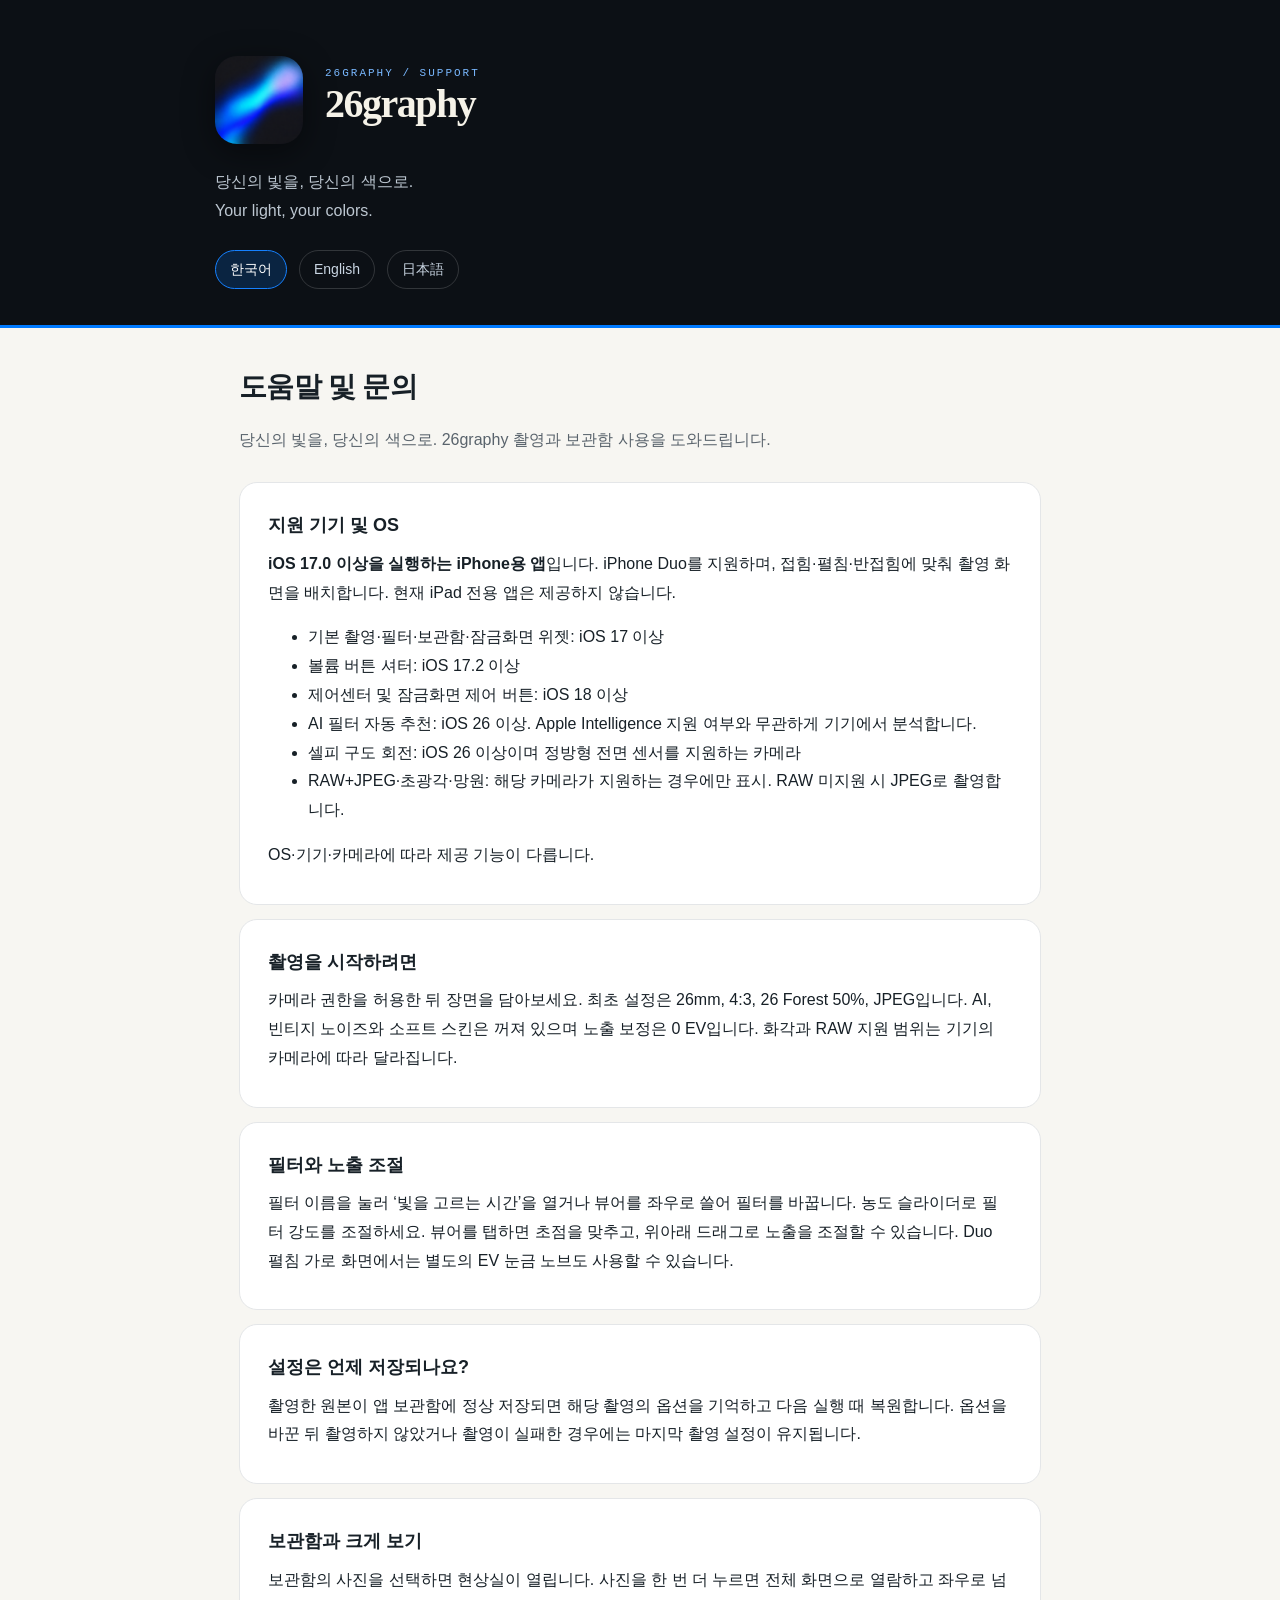
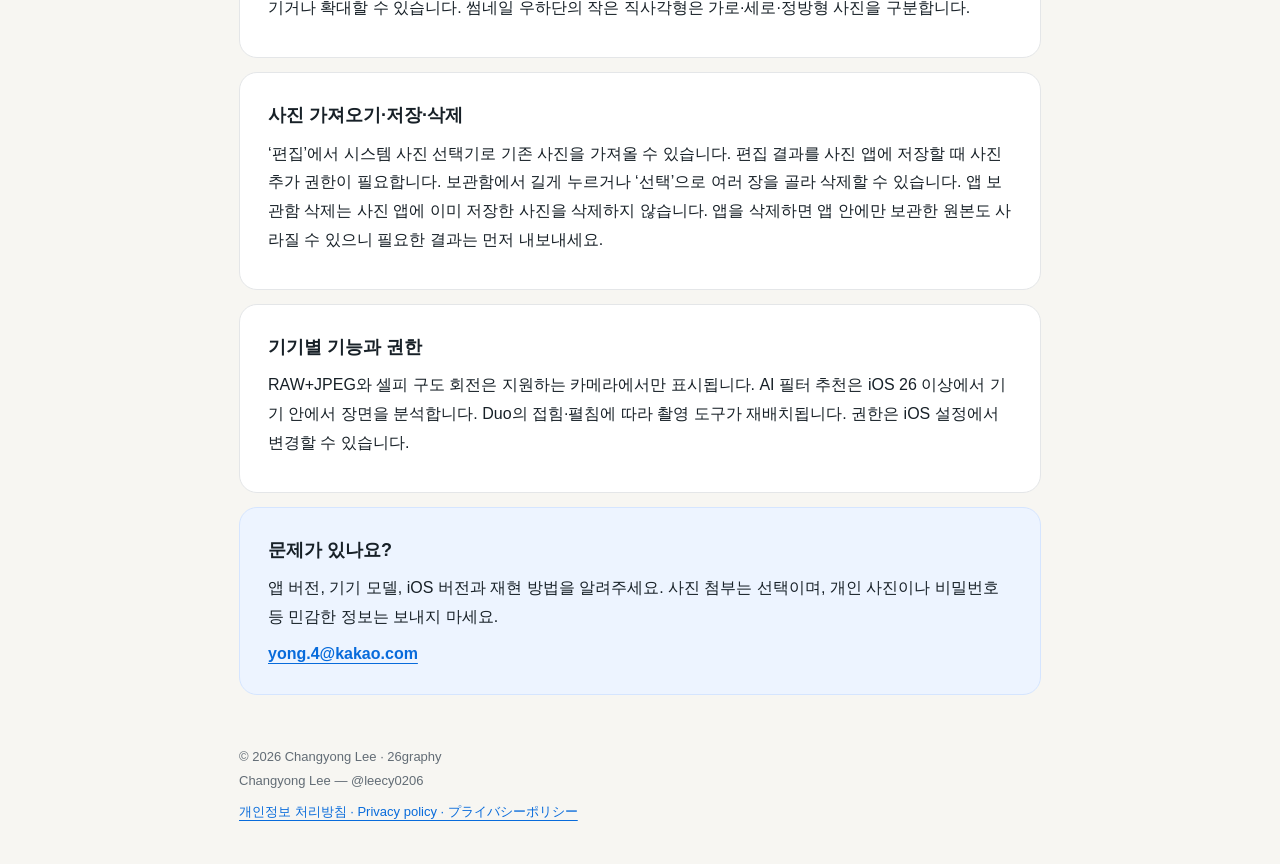
<file: index.html>
<!doctype html><html lang="ko"><head><meta charset="utf-8"><meta name="viewport" content="width=device-width,initial-scale=1"><title>26graphy — 지원 · Support · サポート</title><meta name="description" content="Official 26graphy camera support and privacy information."><link rel="icon" href="app-icon.png"><link rel="stylesheet" href="style.css"></head><body><header><div><div class="identity"><img src="app-icon.png" alt="26graphy 앱 아이콘" width="88" height="88"><div><div class="eyebrow">26GRAPHY / SUPPORT</div><h1>26graphy</h1></div></div><p class="tagline">당신의 빛을, 당신의 색으로.<br>Your light, your colors.</p><nav aria-label="Language"><a href="#ko">한국어</a><a href="#en">English</a><a href="#ja">日本語</a></nav></div></header><main><section data-lang="ko" lang="ko"><h2>도움말 및 문의</h2><p class="intro">당신의 빛을, 당신의 색으로. 26graphy 촬영과 보관함 사용을 도와드립니다.</p><div class="article"><h3>지원 기기 및 OS</h3><p><strong>iOS 17.0 이상을 실행하는 iPhone용 앱</strong>입니다. iPhone Duo를 지원하며, 접힘·펼침·반접힘에 맞춰 촬영 화면을 배치합니다. 현재 iPad 전용 앱은 제공하지 않습니다.</p><ul><li>기본 촬영·필터·보관함·잠금화면 위젯: iOS 17 이상</li><li>볼륨 버튼 셔터: iOS 17.2 이상</li><li>제어센터 및 잠금화면 제어 버튼: iOS 18 이상</li><li>AI 필터 자동 추천: iOS 26 이상. Apple Intelligence 지원 여부와 무관하게 기기에서 분석합니다.</li><li>셀피 구도 회전: iOS 26 이상이며 정방형 전면 센서를 지원하는 카메라</li><li>RAW+JPEG·초광각·망원: 해당 카메라가 지원하는 경우에만 표시. RAW 미지원 시 JPEG로 촬영합니다.</li></ul><p>OS·기기·카메라에 따라 제공 기능이 다릅니다.</p></div><div class="article"><h3>촬영을 시작하려면</h3><p>카메라 권한을 허용한 뒤 장면을 담아보세요. 최초 설정은 26mm, 4:3, 26 Forest 50%, JPEG입니다. AI, 빈티지 노이즈와 소프트 스킨은 꺼져 있으며 노출 보정은 0 EV입니다. 화각과 RAW 지원 범위는 기기의 카메라에 따라 달라집니다.</p></div><div class="article"><h3>필터와 노출 조절</h3><p>필터 이름을 눌러 ‘빛을 고르는 시간’을 열거나 뷰어를 좌우로 쓸어 필터를 바꿉니다. 농도 슬라이더로 필터 강도를 조절하세요. 뷰어를 탭하면 초점을 맞추고, 위아래 드래그로 노출을 조절할 수 있습니다. Duo 펼침 가로 화면에서는 별도의 EV 눈금 노브도 사용할 수 있습니다.</p></div><div class="article"><h3>설정은 언제 저장되나요?</h3><p>촬영한 원본이 앱 보관함에 정상 저장되면 해당 촬영의 옵션을 기억하고 다음 실행 때 복원합니다. 옵션을 바꾼 뒤 촬영하지 않았거나 촬영이 실패한 경우에는 마지막 촬영 설정이 유지됩니다.</p></div><div class="article"><h3>보관함과 크게 보기</h3><p>보관함의 사진을 선택하면 현상실이 열립니다. 사진을 한 번 더 누르면 전체 화면으로 열람하고 좌우로 넘기거나 확대할 수 있습니다. 썸네일 우하단의 작은 직사각형은 가로·세로·정방형 사진을 구분합니다.</p></div><div class="article"><h3>사진 가져오기·저장·삭제</h3><p>‘편집’에서 시스템 사진 선택기로 기존 사진을 가져올 수 있습니다. 편집 결과를 사진 앱에 저장할 때 사진 추가 권한이 필요합니다. 보관함에서 길게 누르거나 ‘선택’으로 여러 장을 골라 삭제할 수 있습니다. 앱 보관함 삭제는 사진 앱에 이미 저장한 사진을 삭제하지 않습니다. 앱을 삭제하면 앱 안에만 보관한 원본도 사라질 수 있으니 필요한 결과는 먼저 내보내세요.</p></div><div class="article"><h3>기기별 기능과 권한</h3><p>RAW+JPEG와 셀피 구도 회전은 지원하는 카메라에서만 표시됩니다. AI 필터 추천은 iOS 26 이상에서 기기 안에서 장면을 분석합니다. Duo의 접힘·펼침에 따라 촬영 도구가 재배치됩니다. 권한은 iOS 설정에서 변경할 수 있습니다.</p></div><div class="article contact"><h3>문제가 있나요?</h3><p>앱 버전, 기기 모델, iOS 버전과 재현 방법을 알려주세요. 사진 첨부는 선택이며, 개인 사진이나 비밀번호 등 민감한 정보는 보내지 마세요.</p><a href="mailto:yong.4@kakao.com?subject=26graphy%20Support">yong.4@kakao.com</a></div></section><section data-lang="en" lang="en"><h2>Help & support</h2><p class="intro">Your light, your colors. Help with the 26graphy camera and library.</p><div class="article"><h3>Supported devices & OS</h3><p><strong>For iPhone running iOS 17.0 or later.</strong> iPhone Duo is supported, with layouts for folded, unfolded and partially folded states. A dedicated iPad app is not currently available.</p><ul><li>Camera, filters, library and Lock Screen widgets: iOS 17 or later</li><li>Volume-button shutter: iOS 17.2 or later</li><li>Control Center and Lock Screen controls: iOS 18 or later</li><li>AI filter suggestions: iOS 26 or later; on-device analysis does not require Apple Intelligence.</li><li>Selfie framing rotation: iOS 26 or later and a supported square front camera sensor</li><li>RAW+JPEG, ultra-wide and telephoto options: supported cameras only. JPEG is used when RAW is unavailable.</li></ul><p>Features vary by OS, device and camera.</p></div><div class="article"><h3>Start shooting</h3><p>Allow camera access to begin. First-launch settings are 26mm, 4:3, 26 Forest at 50%, JPEG and 0 EV. AI, vintage noise and soft skin are off. Available focal lengths and RAW support depend on the camera.</p></div><div class="article"><h3>Filters and exposure</h3><p>Tap the filter name to open the film library, or swipe left and right across the viewfinder to change filters. Adjust filter strength with the slider. Tap to focus and drag vertically to adjust exposure. The unfolded Duo landscape layout also has a dedicated EV scale.</p></div><div class="article"><h3>When are settings saved?</h3><p>Options are remembered after a captured original is successfully stored in the app library, and restored at the next launch. Changing options without a successful capture does not replace the last captured settings.</p></div><div class="article"><h3>Library and full-screen viewing</h3><p>Select a photo to open the editor, then tap the photo again for full-screen viewing. Swipe between photos and zoom in. The small rectangle at the bottom right of each thumbnail indicates landscape, portrait or square orientation.</p></div><div class="article"><h3>Import, save and delete</h3><p>Use Edit to import an existing image with the system photo picker. Saving a result to Photos requires add-only photo permission. Long-press a library item or select multiple photos to delete them from the app. This does not remove copies already saved to Photos. Export photos you want to keep before deleting the app, as app-only originals may be removed.</p></div><div class="article"><h3>Device features and permissions</h3><p>RAW+JPEG and selfie framing rotation appear only on supported cameras. AI filter suggestions require iOS 26 or later and analyze the scene on your device. Duo controls adapt to folded and unfolded layouts. You can change permissions in iOS Settings.</p></div><div class="article contact"><h3>Need help?</h3><p>Email your app version, device model, iOS version and steps to reproduce the issue. Attachments are optional. Do not send private photos, passwords or other sensitive information.</p><a href="mailto:yong.4@kakao.com?subject=26graphy%20Support">yong.4@kakao.com</a></div></section><section data-lang="ja" lang="ja"><h2>ヘルプ・お問い合わせ</h2><p class="intro">あなたの光を、あなたの色に。26graphyの撮影と保管庫をご案内します。</p><div class="article"><h3>対応端末とOS</h3><p><strong>iOS 17.0以降のiPhone向けアプリ</strong>です。iPhone Duoの折りたたみ・展開・半開きに合わせて画面を配置します。現在、iPad専用アプリは提供していません。</p><ul><li>撮影・フィルター・保管庫・ロック画面ウィジェット：iOS 17以降</li><li>音量ボタンでの撮影：iOS 17.2以降</li><li>コントロールセンターとロック画面のコントロール：iOS 18以降</li><li>AIフィルター提案：iOS 26以降。Apple Intelligenceを必要とせず、端末内で解析します。</li><li>自撮りの構図回転：iOS 26以降と対応する正方形のフロントセンサー</li><li>RAW+JPEG・超広角・望遠：対応カメラのみ。RAW非対応ではJPEGで撮影します。</li></ul><p>機能はOS・端末・カメラによって異なります。</p></div><div class="article"><h3>撮影を始める</h3><p>カメラへのアクセスを許可してください。初期設定は26mm、4:3、26 Forest 50%、JPEG、0 EVです。AI・ビンテージノイズ・ソフトスキンはオフです。焦点距離とRAW対応はカメラによって異なります。</p></div><div class="article"><h3>フィルターと露出</h3><p>フィルター名をタップして選択画面を開くか、ビューファインダーを左右にスワイプして変更します。スライダーで強度を調節できます。タップでピントを合わせ、上下のドラッグで露出を調節します。Duoの展開時の横向き画面には専用EV目盛りも表示されます。</p></div><div class="article"><h3>設定の保存</h3><p>撮影したオリジナルがアプリの保管庫に正常に保存されると、その撮影の設定を記憶し、次回起動時に復元します。撮影せずに変更した設定や撮影に失敗した場合は、最後に保存された撮影設定を維持します。</p></div><div class="article"><h3>保管庫と全画面表示</h3><p>写真を選択すると編集画面が開きます。写真をもう一度タップすると全画面表示になり、左右にスワイプして閲覧したり拡大できます。サムネイル右下の小さな四角形は、横向き・縦向き・正方形を示します。</p></div><div class="article"><h3>読み込み・保存・削除</h3><p>「編集」からシステムの写真ピッカーを使って写真を読み込みます。写真アプリに保存する際は写真追加の権限が必要です。長押しや複数選択で保管庫から削除できます。写真アプリに保存済みのコピーは削除されません。アプリを削除するとアプリ内のみの原本は失われる場合があるため、必要な写真は先に書き出してください。</p></div><div class="article"><h3>機能とアクセス権</h3><p>RAW+JPEGと自撮りの構図回転は対応カメラのみで表示されます。AIフィルター提案はiOS 26以降で利用でき、端末内で解析します。Duoは折りたたみ状態に合わせて操作部を配置します。権限はiOSの設定で変更できます。</p></div><div class="article contact"><h3>お問い合わせ</h3><p>アプリのバージョン、端末モデル、iOSのバージョン、再現手順をお知らせください。添付は任意です。個人の写真、パスワードなどの機密情報は送らないでください。</p><a href="mailto:yong.4@kakao.com?subject=26graphy%20Support">yong.4@kakao.com</a></div></section></main><footer>© 2026 Changyong Lee · 26graphy<br>Changyong Lee — @leecy0206<br><a data-local-link="privacy.html" href="privacy.html#ko">개인정보 처리방침 · Privacy policy · プライバシーポリシー</a></footer><script src="language.js"></script></body></html>
</file>
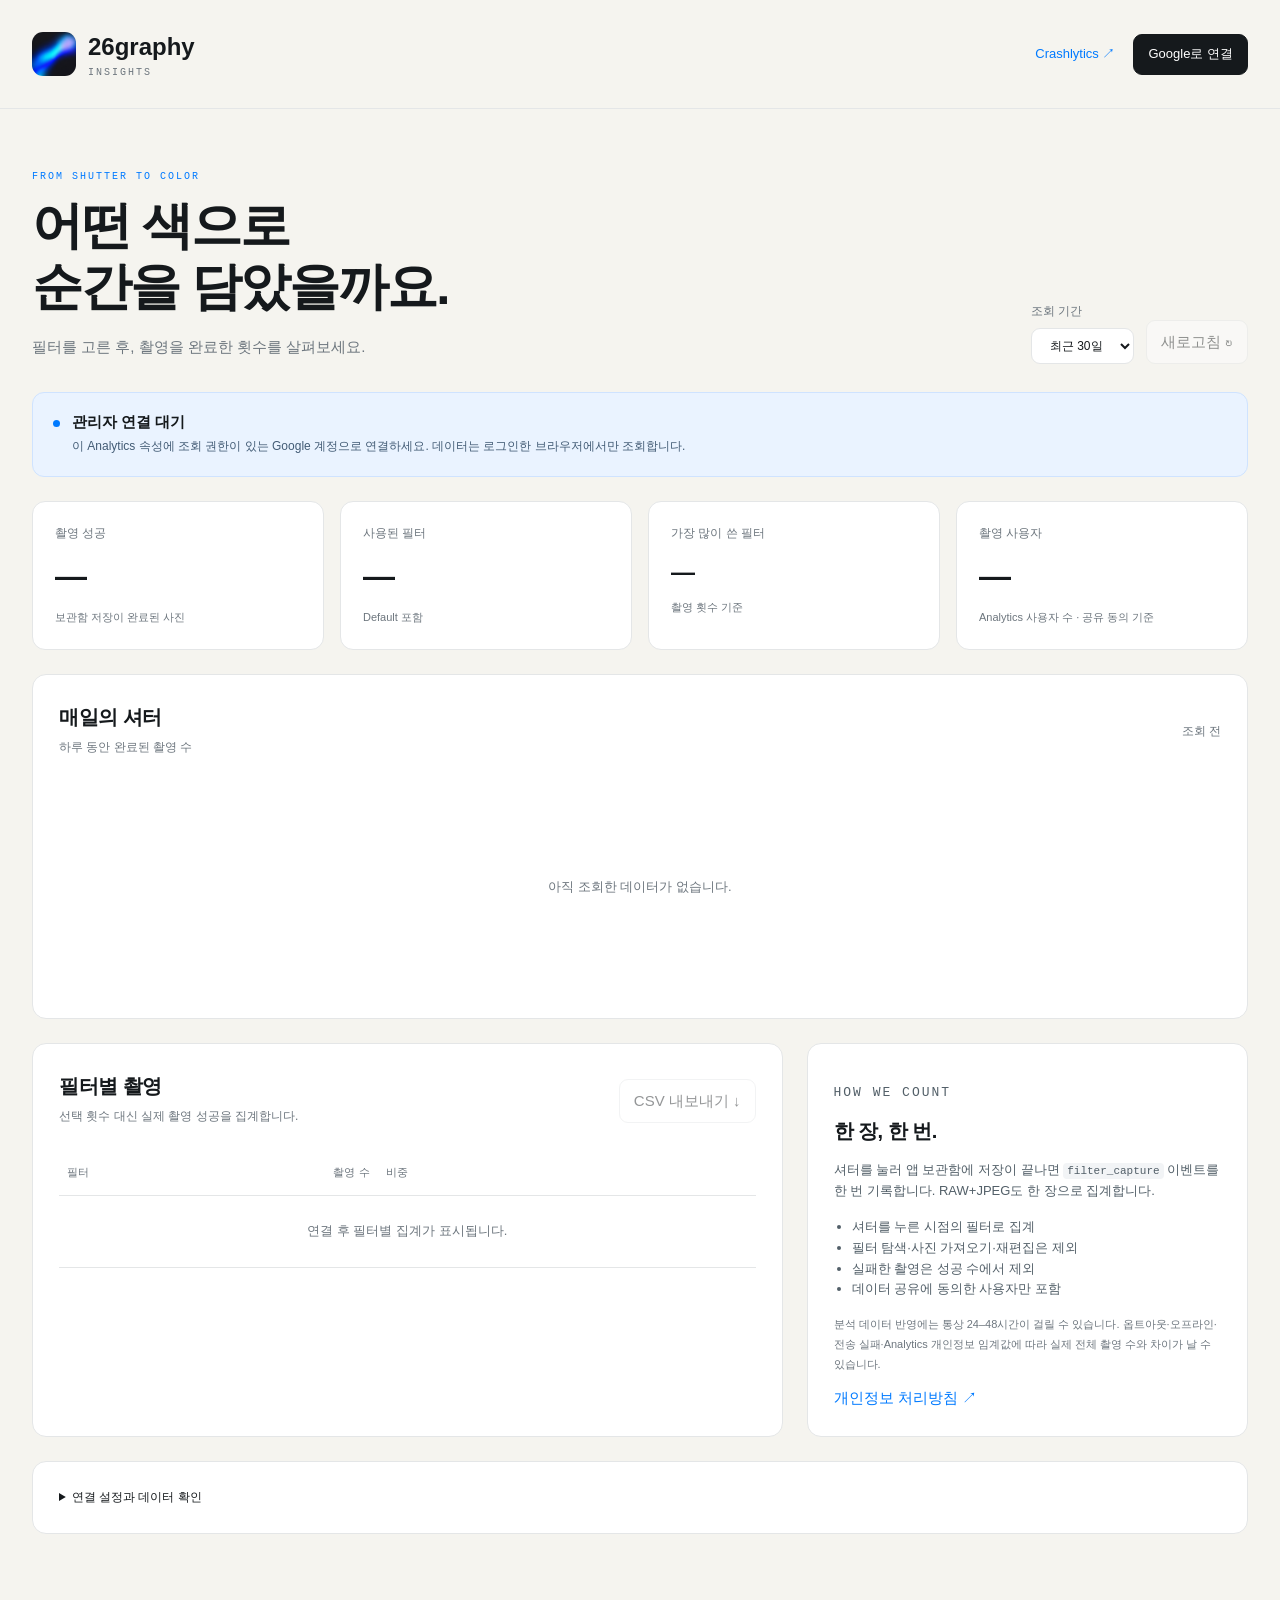
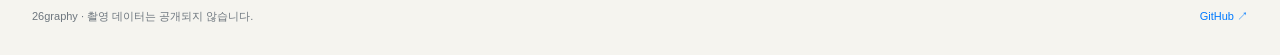
<file: dashboard/index.html>
<!doctype html>
<html lang="ko"><head><meta charset="utf-8"><meta name="viewport" content="width=device-width,initial-scale=1"><meta name="robots" content="noindex,nofollow"><meta name="referrer" content="no-referrer"><title>26graphy · 촬영 대시보드</title><link rel="icon" href="../app-icon.png"><link rel="stylesheet" href="dashboard.css"><script src="https://accounts.google.com/gsi/client" async defer></script><script type="module" src="dashboard.js"></script></head>
<body><header><a class="brand" href="../#ko"><img src="../app-icon.png" width="44" height="44" alt="26graphy"><span>26graphy <small>INSIGHTS</small></span></a><div class="actions"><a id="crashlytics" href="https://console.firebase.google.com/project/graphy-300cb/crashlytics" target="_blank" rel="noopener">Crashlytics ↗</a><button id="logout" hidden>연결 해제</button><button id="login">Google로 연결</button></div></header>
<main><div class="heading"><div><p class="eyebrow">FROM SHUTTER TO COLOR</p><h1>어떤 색으로<br>순간을 담았을까요.</h1><p>필터를 고른 후, 촬영을 완료한 횟수를 살펴보세요.</p></div><div class="toolbar"><label>조회 기간 <select id="period"><option value="7">최근 7일</option><option value="30" selected>최근 30일</option><option value="90">최근 90일</option></select></label><button id="refresh" disabled>새로고침 ↻</button></div></div>
<section class="notice" aria-live="polite"><span class="dot"></span><div><strong id="status">관리자 연결 대기</strong><p id="status-detail">이 Analytics 속성에 조회 권한이 있는 Google 계정으로 연결하세요. 데이터는 로그인한 브라우저에서만 조회합니다.</p></div></section>
<section class="stats" aria-label="촬영 요약"><article><span>촬영 성공</span><strong id="total">—</strong><small>보관함 저장이 완료된 사진</small></article><article><span>사용된 필터</span><strong id="filters">—</strong><small>Default 포함</small></article><article><span>가장 많이 쓴 필터</span><strong id="favorite">—</strong><small id="favorite-share">촬영 횟수 기준</small></article><article><span>촬영 사용자</span><strong id="users">—</strong><small>Analytics 사용자 수 · 공유 동의 기준</small></article></section>
<section class="panel"><div class="panel-title"><div><h2>매일의 셔터</h2><p>하루 동안 완료된 촬영 수</p></div><span id="updated">조회 전</span></div><div id="timeline" class="timeline" role="img" aria-label="연결 후 일별 촬영 횟수를 표시합니다."><p class="empty">아직 조회한 데이터가 없습니다.</p></div></section>
<div class="columns"><section class="panel ranking"><div class="panel-title"><div><h2>필터별 촬영</h2><p>선택 횟수 대신 실제 촬영 성공을 집계합니다.</p></div><button id="export" disabled>CSV 내보내기 ↓</button></div><div class="table-wrap"><table><thead><tr><th>필터</th><th>촬영 수</th><th>비중</th></tr></thead><tbody id="ranking"><tr><td colspan="3" class="empty">연결 후 필터별 집계가 표시됩니다.</td></tr></tbody></table></div></section><aside class="panel notes"><p class="eyebrow">HOW WE COUNT</p><h2>한 장, 한 번.</h2><p>셔터를 눌러 앱 보관함에 저장이 끝나면 <code>filter_capture</code> 이벤트를 한 번 기록합니다. RAW+JPEG도 한 장으로 집계합니다.</p><ul><li>셔터를 누른 시점의 필터로 집계</li><li>필터 탐색·사진 가져오기·재편집은 제외</li><li>실패한 촬영은 성공 수에서 제외</li><li>데이터 공유에 동의한 사용자만 포함</li></ul><p class="muted">분석 데이터 반영에는 통상 24–48시간이 걸릴 수 있습니다. 옵트아웃·오프라인·전송 실패·Analytics 개인정보 임계값에 따라 실제 전체 촬영 수와 차이가 날 수 있습니다.</p><a href="../privacy.html#ko">개인정보 처리방침 ↗</a></aside></div>
<details class="panel setup"><summary>연결 설정과 데이터 확인</summary><p>Google Analytics 조회 권한이 있는 계정만 데이터를 읽을 수 있습니다. 이 페이지에는 서비스 계정 키나 사용자 데이터가 저장되지 않습니다. OAuth 토큰은 메모리에만 유지하며 페이지를 닫으면 사라집니다.</p><label>Analytics 속성 ID <input id="property-id" inputmode="numeric" placeholder="예: 123456789" autocomplete="off"></label><label>웹 OAuth 클라이언트 ID <input id="client-id" placeholder="…apps.googleusercontent.com" autocomplete="off"></label><button id="save-settings">이 브라우저에 설정 저장</button><p>클라이언트 ID와 속성 ID는 공개 설정이며 토큰이 아닙니다. Firebase Analytics에서 이벤트 범위의 맞춤 측정기준 <code>filter_id</code>를 먼저 등록해야 합니다. 광고·BigQuery·유료 백엔드는 필요하지 않습니다.</p></details>
</main><footer>26graphy · 촬영 데이터는 공개되지 않습니다. <a href="https://github.com/changyong2/26graphy-support" target="_blank" rel="noopener">GitHub ↗</a></footer></body></html>
</file>
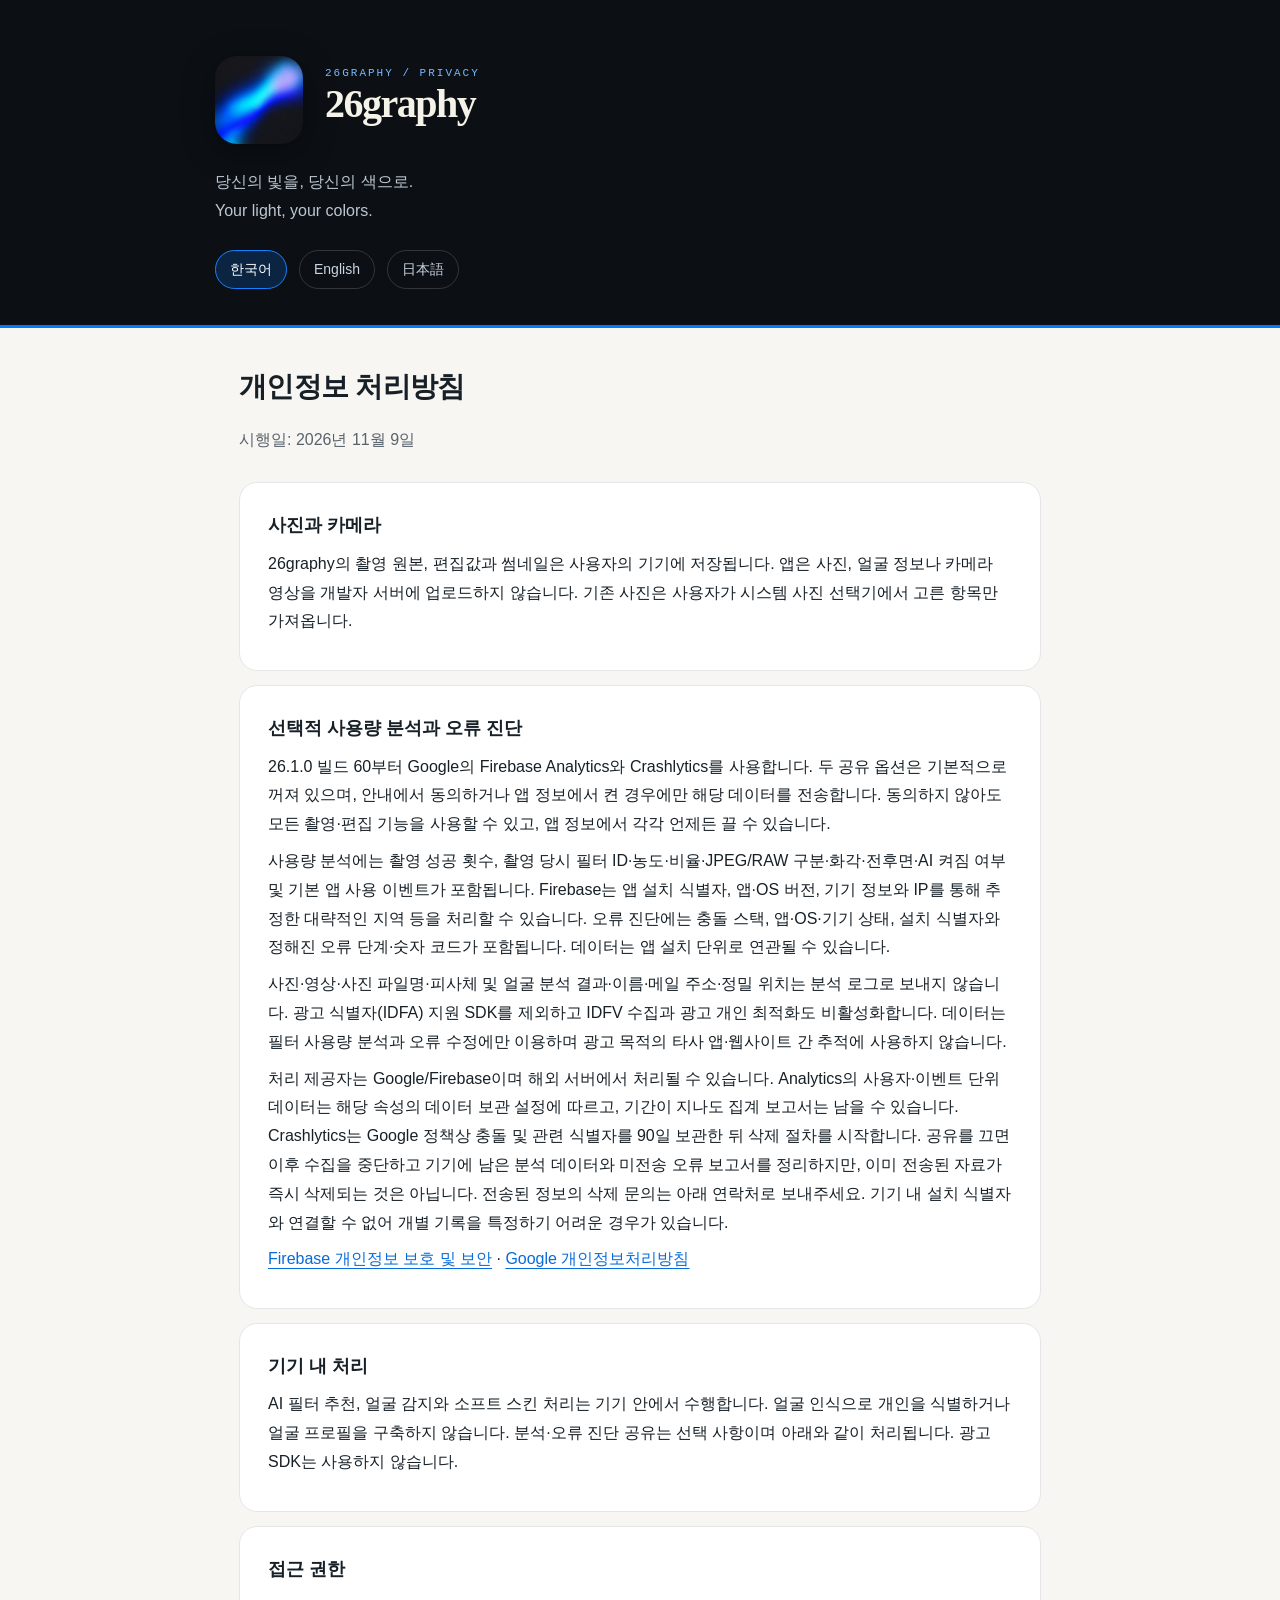
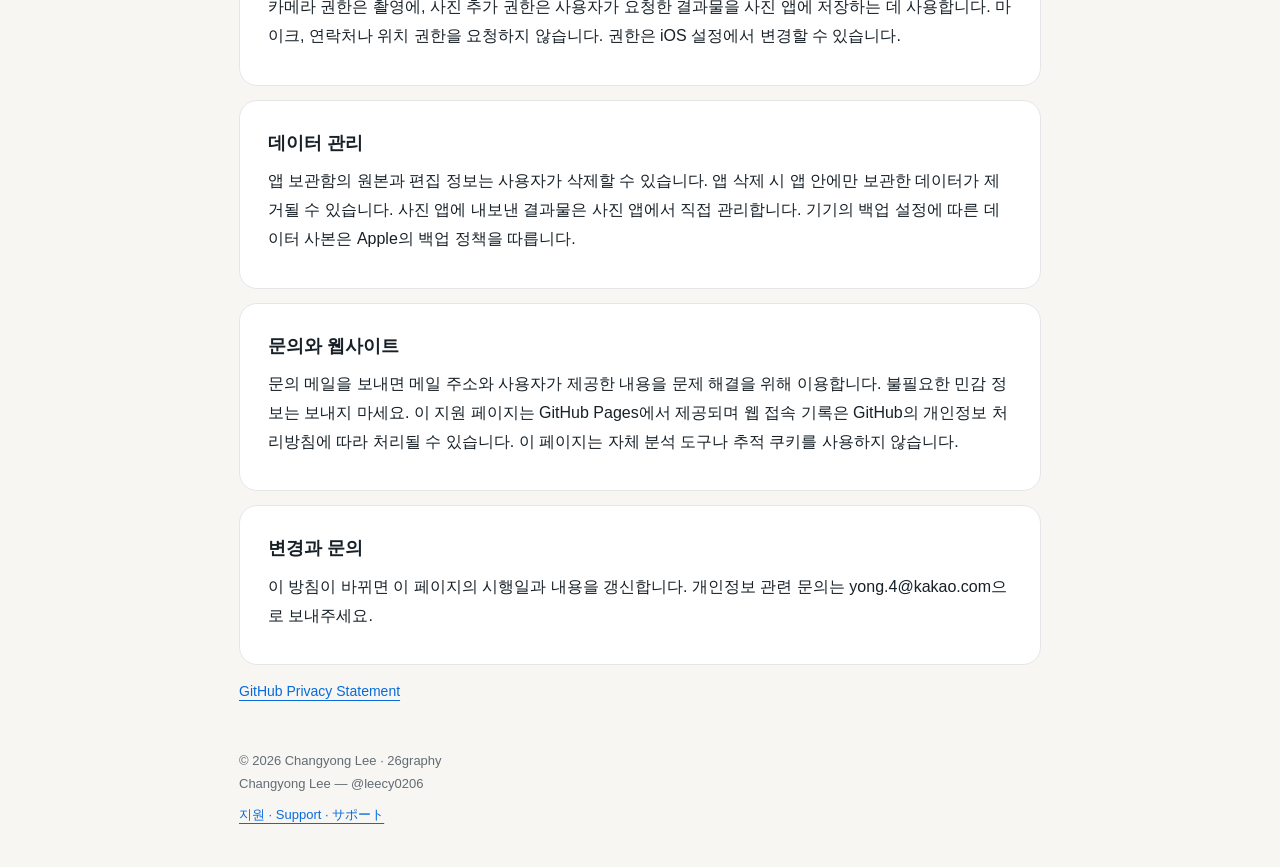
<file: privacy.html>
<!doctype html><html lang="ko"><head><meta charset="utf-8"><meta name="viewport" content="width=device-width,initial-scale=1"><title>26graphy — 개인정보 · Privacy · プライバシー</title><meta name="description" content="Official 26graphy camera support and privacy information."><link rel="icon" href="app-icon.png"><link rel="stylesheet" href="style.css"></head><body><header><div><div class="identity"><img src="app-icon.png" alt="26graphy 앱 아이콘" width="88" height="88"><div><div class="eyebrow">26GRAPHY / PRIVACY</div><h1>26graphy</h1></div></div><p class="tagline">당신의 빛을, 당신의 색으로.<br>Your light, your colors.</p><nav aria-label="Language"><a href="#ko">한국어</a><a href="#en">English</a><a href="#ja">日本語</a></nav></div></header><main><section data-lang="ko" lang="ko"><h2>개인정보 처리방침</h2><p class="intro">시행일: 2026년 11월 9일</p><div class="article"><h3>사진과 카메라</h3><p>26graphy의 촬영 원본, 편집값과 썸네일은 사용자의 기기에 저장됩니다. 앱은 사진, 얼굴 정보나 카메라 영상을 개발자 서버에 업로드하지 않습니다. 기존 사진은 사용자가 시스템 사진 선택기에서 고른 항목만 가져옵니다.</p></div><div class="article"><h3>선택적 사용량 분석과 오류 진단</h3><p>26.1.0 빌드 60부터 Google의 Firebase Analytics와 Crashlytics를 사용합니다. 두 공유 옵션은 기본적으로 꺼져 있으며, 안내에서 동의하거나 앱 정보에서 켠 경우에만 해당 데이터를 전송합니다. 동의하지 않아도 모든 촬영·편집 기능을 사용할 수 있고, 앱 정보에서 각각 언제든 끌 수 있습니다.</p><p>사용량 분석에는 촬영 성공 횟수, 촬영 당시 필터 ID·농도·비율·JPEG/RAW 구분·화각·전후면·AI 켜짐 여부 및 기본 앱 사용 이벤트가 포함됩니다. Firebase는 앱 설치 식별자, 앱·OS 버전, 기기 정보와 IP를 통해 추정한 대략적인 지역 등을 처리할 수 있습니다. 오류 진단에는 충돌 스택, 앱·OS·기기 상태, 설치 식별자와 정해진 오류 단계·숫자 코드가 포함됩니다. 데이터는 앱 설치 단위로 연관될 수 있습니다.</p><p>사진·영상·사진 파일명·피사체 및 얼굴 분석 결과·이름·메일 주소·정밀 위치는 분석 로그로 보내지 않습니다. 광고 식별자(IDFA) 지원 SDK를 제외하고 IDFV 수집과 광고 개인 최적화도 비활성화합니다. 데이터는 필터 사용량 분석과 오류 수정에만 이용하며 광고 목적의 타사 앱·웹사이트 간 추적에 사용하지 않습니다.</p><p>처리 제공자는 Google/Firebase이며 해외 서버에서 처리될 수 있습니다. Analytics의 사용자·이벤트 단위 데이터는 해당 속성의 데이터 보관 설정에 따르고, 기간이 지나도 집계 보고서는 남을 수 있습니다. Crashlytics는 Google 정책상 충돌 및 관련 식별자를 90일 보관한 뒤 삭제 절차를 시작합니다. 공유를 끄면 이후 수집을 중단하고 기기에 남은 분석 데이터와 미전송 오류 보고서를 정리하지만, 이미 전송된 자료가 즉시 삭제되는 것은 아닙니다. 전송된 정보의 삭제 문의는 아래 연락처로 보내주세요. 기기 내 설치 식별자와 연결할 수 없어 개별 기록을 특정하기 어려운 경우가 있습니다.</p><p><a href="https://firebase.google.com/support/privacy">Firebase 개인정보 보호 및 보안</a> · <a href="https://policies.google.com/privacy">Google 개인정보처리방침</a></p></div><div class="article"><h3>기기 내 처리</h3><p>AI 필터 추천, 얼굴 감지와 소프트 스킨 처리는 기기 안에서 수행합니다. 얼굴 인식으로 개인을 식별하거나 얼굴 프로필을 구축하지 않습니다. 분석·오류 진단 공유는 선택 사항이며 아래와 같이 처리됩니다. 광고 SDK는 사용하지 않습니다.</p></div><div class="article"><h3>접근 권한</h3><p>카메라 권한은 촬영에, 사진 추가 권한은 사용자가 요청한 결과물을 사진 앱에 저장하는 데 사용합니다. 마이크, 연락처나 위치 권한을 요청하지 않습니다. 권한은 iOS 설정에서 변경할 수 있습니다.</p></div><div class="article"><h3>데이터 관리</h3><p>앱 보관함의 원본과 편집 정보는 사용자가 삭제할 수 있습니다. 앱 삭제 시 앱 안에만 보관한 데이터가 제거될 수 있습니다. 사진 앱에 내보낸 결과물은 사진 앱에서 직접 관리합니다. 기기의 백업 설정에 따른 데이터 사본은 Apple의 백업 정책을 따릅니다.</p></div><div class="article"><h3>문의와 웹사이트</h3><p>문의 메일을 보내면 메일 주소와 사용자가 제공한 내용을 문제 해결을 위해 이용합니다. 불필요한 민감 정보는 보내지 마세요. 이 지원 페이지는 GitHub Pages에서 제공되며 웹 접속 기록은 GitHub의 개인정보 처리방침에 따라 처리될 수 있습니다. 이 페이지는 자체 분석 도구나 추적 쿠키를 사용하지 않습니다.</p></div><div class="article"><h3>변경과 문의</h3><p>이 방침이 바뀌면 이 페이지의 시행일과 내용을 갱신합니다. 개인정보 관련 문의는 yong.4@kakao.com으로 보내주세요.</p></div><p class="note"><a href="https://docs.github.com/en/site-policy/privacy-policies/github-general-privacy-statement">GitHub Privacy Statement</a></p></section><section data-lang="en" lang="en"><h2>Privacy policy</h2><p class="intro">Effective November 9, 2026</p><div class="article"><h3>Photos and camera</h3><p>Captured originals, edits and thumbnails are stored on your device. 26graphy does not upload photos, face information or camera video to developer servers. Importing uses only items you select in the system photo picker.</p></div><div class="article"><h3>Optional usage analytics and crash diagnostics</h3><p>Starting with 26.1.0 build 60, the app uses Google Firebase Analytics and Crashlytics. Both sharing options are off by default. Data is sent only after you opt in in the prompt or app information. All camera and editing features remain available without consent. Each option can be turned off independently in app information.</p><p>Usage data includes successful capture counts, the filter ID, strength, aspect ratio, JPEG/RAW format, focal length, camera position and whether AI was enabled at capture time, plus basic app usage events. Firebase may process app-installation identifiers, app/OS versions, device information and approximate regions inferred from IP addresses. Crash diagnostics include crash stacks, app/OS/device state, installation identifiers and predefined failure stages and numeric codes. Data may be associated with an app installation.</p><p>Photos, video, photo filenames, scene/face analysis results, names, email addresses and precise location are not sent in analytics logs. The IDFA-capable SDK is excluded; IDFV collection and advertising personalization are disabled. Data is used for usage analysis and reliability, not cross-app or cross-site advertising tracking.</p><p>Google/Firebase processes the data, potentially on servers abroad. Analytics user- and event-level data follows the property's retention settings; aggregate reports may persist beyond that period. Under Google's policy, Crashlytics retains crash information and associated identifiers for 90 days before beginning deletion. Turning sharing off stops subsequent collection and clears local analytics data and unsent crash reports; it does not immediately delete already transmitted data. Contact us for deletion requests. Individual records may be difficult to identify because we cannot associate them with a known person or their local installation identifier.</p><p><a href="https://firebase.google.com/support/privacy">Firebase privacy and security</a> · <a href="https://policies.google.com/privacy">Google privacy policy</a></p></div><div class="article"><h3>On-device processing</h3><p>AI filter suggestions, face detection and soft skin processing run on the device. The app does not identify people through facial recognition or build face profiles. Optional usage analytics and crash diagnostics are described below. The app contains no advertising SDK.</p></div><div class="article"><h3>Permissions</h3><p>Camera access is used for shooting. Add-only photo access saves results you request to Photos. The app does not request microphone, contacts or location access. Permissions can be changed in iOS Settings.</p></div><div class="article"><h3>Managing your data</h3><p>You can delete originals and edits from the app library. Deleting the app may remove app-only data. Manage exported copies separately in Photos. Copies made by device backup settings follow Apple’s backup policies.</p></div><div class="article"><h3>Support and website</h3><p>When you email support, your email address and information you provide are used to respond to your request. Please avoid sensitive information. This website is hosted on GitHub Pages, which may process access logs under GitHub’s privacy policy. This site uses no custom analytics or tracking cookies.</p></div><div class="article"><h3>Changes and contact</h3><p>Changes will be reflected on this page with an updated effective date. Contact yong.4@kakao.com with privacy questions.</p></div><p class="note"><a href="https://docs.github.com/en/site-policy/privacy-policies/github-general-privacy-statement">GitHub Privacy Statement</a></p></section><section data-lang="ja" lang="ja"><h2>プライバシーポリシー</h2><p class="intro">施行日：2026年11月9日</p><div class="article"><h3>写真とカメラ</h3><p>撮影原本、編集情報、サムネイルは端末内に保存されます。26graphyは写真、顔情報、カメラ映像を開発者のサーバーに送信しません。読み込みにはシステムの写真ピッカーで選択した項目のみを使用します。</p></div><div class="article"><h3>任意の利用状況解析とエラー診断</h3><p>26.1.0ビルド60からGoogle Firebase AnalyticsとCrashlyticsを使用します。共有設定は初期状態では両方オフです。案内またはアプリ情報で同意した場合のみ送信します。同意しなくても撮影・編集の全機能を利用でき、設定は個別にいつでもオフにできます。</p><p>利用状況には撮影成功回数、撮影時のフィルターID・強度・比率・JPEG/RAW・焦点距離・前後カメラ・AI有効状態と基本的なアプリ利用イベントが含まれます。Firebaseはインストール識別子、アプリ・OSバージョン、端末情報、IPから推定する大まかな地域を処理する場合があります。診断にはクラッシュスタック、アプリ・OS・端末の状態、インストール識別子、定義済みのエラー段階と数値コードが含まれます。データはインストール単位で関連付けられる場合があります。</p><p>写真・動画・写真のファイル名・被写体や顔の解析結果・氏名・メールアドレス・正確な位置情報は解析ログに送信しません。IDFA対応SDKを含めず、IDFV収集と広告のパーソナライズも無効化します。用途は利用状況の分析と不具合修正であり、他社アプリ・サイト横断の広告追跡には使用しません。</p><p>処理提供者はGoogle/Firebaseで、国外のサーバーで処理される場合があります。Analyticsのユーザー・イベント単位データはプロパティの保存設定に従い、集計レポートはその後も残る場合があります。Googleの方針ではCrashlyticsはクラッシュと関連識別子を90日保存した後に削除処理を開始します。共有をオフにすると以降の収集を停止し、端末の解析データと未送信レポートを整理しますが、送信済みデータが直ちに削除されるわけではありません。削除については下記へお問い合わせください。個人や端末内の識別子と照合できず、個別の記録を特定できない場合があります。</p><p><a href="https://firebase.google.com/support/privacy">Firebaseのプライバシーとセキュリティ</a> · <a href="https://policies.google.com/privacy">Googleのプライバシーポリシー</a></p></div><div class="article"><h3>端末内の処理</h3><p>AIフィルター提案、顔検出、ソフトスキン処理は端末内で行います。顔認識による個人の識別や顔のプロフィールの作成は行いません。任意の利用状況の解析とエラー診断については以下をご覧ください。広告SDKは使用しません。</p></div><div class="article"><h3>アクセス権</h3><p>カメラ権限は撮影に、写真追加の権限はユーザーが要求した結果の保存に使用します。マイク、連絡先、位置情報へのアクセスは要求しません。権限はiOSの設定から変更できます。</p></div><div class="article"><h3>データの管理</h3><p>保管庫の原本と編集情報は削除できます。アプリを削除するとアプリ内のみのデータが失われる場合があります。書き出したコピーは写真アプリで管理してください。端末のバックアップ設定によるコピーはAppleのバックアップ方針に従います。</p></div><div class="article"><h3>お問い合わせとウェブサイト</h3><p>お問い合わせ時のメールアドレスと提供情報は問題の対応に使用します。機密情報は送らないでください。このウェブサイトはGitHub Pagesで配信され、アクセス記録がGitHubの方針に基づき処理される場合があります。独自の解析ツールや追跡Cookieは使用しません。</p></div><div class="article"><h3>変更と連絡先</h3><p>変更時はこのページの施行日と内容を更新します。お問い合わせ先：yong.4@kakao.com。</p></div><p class="note"><a href="https://docs.github.com/en/site-policy/privacy-policies/github-general-privacy-statement">GitHub Privacy Statement</a></p></section></main><footer>© 2026 Changyong Lee · 26graphy<br>Changyong Lee — @leecy0206<br><a data-local-link="index.html" href="index.html#ko">지원 · Support · サポート</a></footer><script src="language.js"></script></body></html>
</file>
<file: style.css>
*{box-sizing:border-box}html{scroll-behavior:smooth}body{margin:0;background:#f7f6f2;color:#172027;font:16px/1.8 -apple-system,BlinkMacSystemFont,"Segoe UI",sans-serif}a{color:#086bdb;text-underline-offset:4px}header{background:#0c1015;color:#f5f2e8;padding:56px 24px 36px;border-bottom:3px solid #007aff}header>div,main,footer{max-width:850px;margin:auto}.identity{display:flex;align-items:center;gap:22px}.identity img{width:88px;height:88px;border-radius:22px;box-shadow:0 8px 32px #0007}h1{font:600 40px/1.15 Georgia,serif;margin:0 0 8px;letter-spacing:-1.5px}.eyebrow{font:11px/1.5 ui-monospace,monospace;letter-spacing:2px;color:#79b8ff}.tagline{margin:24px 0;color:#bdc7d1}nav{display:flex;gap:12px;flex-wrap:wrap}nav a{padding:6px 14px;color:#c9d5e2;border:1px solid #ffffff28;border-radius:24px;text-decoration:none;font-size:14px}nav a[aria-current=true]{color:white;border-color:#1581ff;background:#007aff30}main{padding:32px 24px 12px}section{scroll-margin-top:20px}h2{font-size:28px;letter-spacing:-.7px;line-height:1.35;margin:8px 0 20px}h3{font-size:18px;margin:0 0 8px}p{margin:8px 0}.intro{color:#59636c;margin-bottom:28px}.article{background:#fff;border:1px solid #e4e6e8;border-radius:18px;padding:26px 28px;margin:14px 0}.contact{background:#edf4ff;border-color:#d5e5ff}.contact a{font-weight:600;overflow-wrap:anywhere}.note{font-size:14px;color:#64717c}.back{display:inline-block;margin-top:24px}footer{padding:24px 24px 40px;font-size:13px;color:#626c75}footer a{display:inline-block;margin-top:8px}a:focus-visible{outline:3px solid #007aff;outline-offset:4px}[hidden]{display:none!important}@media(max-width:520px){header{padding:36px 22px 28px}.identity{gap:16px}.identity img{width:72px;height:72px;border-radius:18px}h1{font-size:34px}main{padding:24px 16px}.article{padding:23px 21px}h2{font-size:25px}}@media(prefers-reduced-motion:reduce){html{scroll-behavior:auto}}
</file>
<file: dashboard/dashboard.css>
:root{color-scheme:light;--bg:#f5f4ef;--paper:#fff;--ink:#15191c;--muted:#6d767e;--blue:#007aff;--line:#e4e6e7}*{box-sizing:border-box}body{margin:0;background:var(--bg);color:var(--ink);font:15px/1.6 -apple-system,BlinkMacSystemFont,"Apple SD Gothic Neo",sans-serif}a{color:var(--blue);text-decoration:none}button,select,input{font:inherit}button,select{border:1px solid var(--line);border-radius:9px;padding:9px 14px;background:white;color:var(--ink);cursor:pointer}button:disabled{opacity:.45;cursor:default}button:focus-visible,a:focus-visible,input:focus-visible,select:focus-visible{outline:3px solid #72b4ff;outline-offset:3px}button#login{background:var(--ink);color:white;border-color:var(--ink)}header{max-width:1344px;margin:auto;padding:28px 32px;display:flex;align-items:center;justify-content:space-between;gap:24px;border-bottom:1px solid var(--line)}.brand{display:flex;align-items:center;gap:12px;color:var(--ink);font-size:24px;font-weight:650}.brand img{border-radius:11px}.brand small{display:block;font:10px/1.4 monospace;letter-spacing:2px;color:var(--muted)}.actions{display:flex;gap:18px;align-items:center;font-size:13px}main{max-width:1280px;margin:auto;padding:50px 32px}.heading{display:flex;justify-content:space-between;align-items:flex-end;gap:30px;margin-bottom:28px}h1{font-size:clamp(32px,4vw,54px);line-height:1.18;letter-spacing:-2px;margin:12px 0 18px}h2{font-size:20px;letter-spacing:-.5px;margin:0}.heading p:not(.eyebrow),.panel-title p{color:var(--muted);margin:5px 0}.eyebrow{font:10px/1.5 monospace;letter-spacing:2px;color:var(--blue)}.toolbar{display:flex;gap:12px;align-items:flex-end;flex-shrink:0}.toolbar label{display:flex;flex-direction:column;gap:7px;color:var(--muted);font-size:12px}.notice{padding:17px 20px;background:#eaf3ff;border:1px solid #cfe3ff;border-radius:12px;display:flex;gap:12px;align-items:baseline;margin-bottom:24px}.notice p{font-size:12px;margin:3px 0;color:#425b75}.notice.error{background:#fff1ec;border-color:#ffd9ca}.dot{height:7px;width:7px;flex-shrink:0;background:var(--blue);border-radius:50%}.stats{display:grid;grid-template-columns:repeat(4,minmax(0,1fr));gap:16px;margin-bottom:24px}.stats article{border:1px solid var(--line);background:var(--paper);padding:22px;border-radius:13px;display:flex;flex-direction:column}.stats article>span{font-size:12px;color:var(--muted)}.stats strong{font-size:32px;line-height:1.3;margin:12px 0;letter-spacing:-1px;overflow-wrap:anywhere}.stats small{font-size:11px;color:var(--muted)}.stats #favorite{font-size:24px}.panel{background:white;border:1px solid var(--line);border-radius:14px;padding:26px;margin-bottom:24px}.panel-title{display:flex;justify-content:space-between;gap:20px;align-items:center;margin-bottom:20px}.panel-title p,.panel-title>span{font-size:12px;color:var(--muted)}.timeline{height:210px;width:100%;display:flex;gap:clamp(1px,.6vw,8px);align-items:stretch;padding:8px 0}.timeline .day{flex:1;min-width:0;display:flex;flex-direction:column;justify-content:flex-end;align-items:stretch;position:relative}.day .bar{background:linear-gradient(#007aff,#409aff);border-radius:4px 4px 0 0;min-height:2px}.day span{font-size:9px;color:var(--muted);height:20px;margin-top:5px;white-space:nowrap;text-align:center}.day:hover .bar{background:#004eac}.columns{display:grid;grid-template-columns:minmax(0,1.7fr) minmax(260px,1fr);gap:24px}.ranking{min-width:0}.table-wrap{overflow:auto}table{width:100%;border-collapse:collapse}th{text-align:left;font-size:11px;color:var(--muted);font-weight:500}th,td{padding:13px 8px;border-bottom:1px solid var(--line)}th:nth-child(2),td:nth-child(2){text-align:right;width:80px}th:nth-child(3),td:nth-child(3){width:140px}.filter-cell{display:flex;align-items:center;gap:12px}.swatch{height:26px;width:26px;border-radius:7px;flex-shrink:0;background:#b8d6bd}.share{display:flex;align-items:center;gap:8px}.track{height:5px;flex:1;background:#eef0f2;border-radius:3px}.track i{display:block;height:100%;background:var(--blue);border-radius:3px}.share small{width:37px;text-align:right;color:var(--muted);font:10px monospace}.empty{text-align:center;color:var(--muted);font-size:13px;align-self:center;width:100%;padding:25px 0}.notes p,.notes li{font-size:13px;color:#525f68}.notes ul{padding-left:18px}.notes .muted{font-size:11px;color:var(--muted);line-height:1.8}code{background:#f2f4f6;border-radius:4px;padding:2px 4px;font-size:11px}.setup{font-size:12px;color:var(--muted)}summary{cursor:pointer;color:var(--ink)}.setup label{display:block;margin:12px 0}.setup input{display:block;max-width:650px;width:100%;margin-top:5px;padding:10px;border:1px solid var(--line);border-radius:7px}footer{max-width:1280px;margin:auto;padding:0 32px 30px;color:var(--muted);font-size:11px}footer a{float:right}[hidden]{display:none!important}@media(max-width:850px){.stats{grid-template-columns:repeat(2,minmax(0,1fr))}.columns{grid-template-columns:1fr}.heading{align-items:flex-start;flex-direction:column}.toolbar{width:100%}header{padding:18px 20px}.actions{gap:8px}.actions>a{display:none}main{padding:30px 20px}.panel{padding:20px}.panel-title{align-items:flex-start}.timeline{height:170px}.ranking .panel-title{flex-direction:column}.brand{font-size:21px}.stats article{padding:17px}.stats strong{font-size:29px}}
</file>
